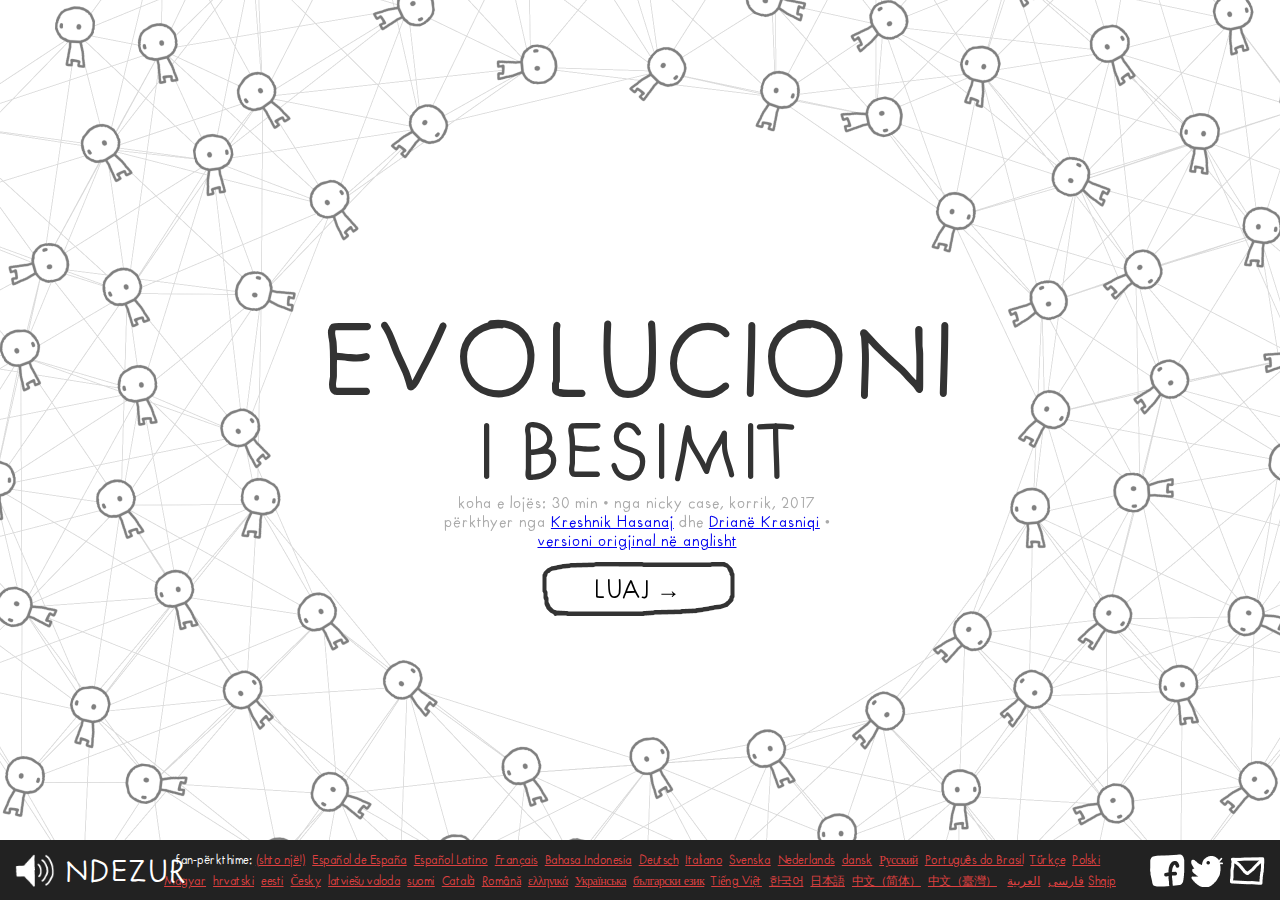
<file: index.html>
<!--

TRANSLATION GUIDE:
https://github.com/ncase/trust#how-to-translate-this-thang

Hello fan-translaters!
First off, thank you so much for taking the time to help out,
I super appreciate it. :3 Anyway, to make translation a bit easier
(or at least less painful) I've scattered comments about on
what things you should translate, plus any additional info

Translate the following files:

    index.html - The title & social sharing text (a few words)
    words.html - All the words for the interactive itself (~3,300 words)
    (optional) notes/index.html - The footnotes (~1,100 words)
    (optional) peeps/index.html - The full credits (a few words)

Many thanks again!

<3,
~ Nicky Case

-->
<!doctype>
<html>
<head>

	<!-- TO TRANSLATE: "title", "description" -->
	<title>Evolucioni i Besimit</title>
	<meta name="description" content="një udhëzues interaktiv për teorinë e lojës pse &amp; si i besojmë njëri-tjetrit" />
    <meta content="text/html;charset=utf-8" http-equiv="Content-Type">
	<meta content="utf-8" http-equiv="encoding">
	<meta charset="utf-8">
	<link rel="icon" type="image/png" href="favicon.png">

	<!-- TO TRANSLATE: "name", "description" -->
	<meta itemprop="name" content="Evolucioni i Besimit">
	<meta itemprop="description" content="një udhëzues interaktiv për teorinë e lojës pse &amp; si i besojmë njëri-tjetrit">
	<meta itemprop="image" content="http://ncase.me/trust/social/thumbnail.png">

	<!-- TO TRANSLATE: "name", "description" -->
	<meta name="twitter:card" content="summary_large_image">
	<meta name="twitter:site" content="@ncasenmare">
	<meta name="twitter:title" content="Evolucioni i Besimit">
	<meta name="twitter:description" content="një udhëzues interaktiv për teorinë e lojës pse &amp; si i besojmë njëri-tjetrit">
	<meta name="twitter:creator" content="@ncasenmare">
	<meta name="twitter:image" content="http://ncase.me/trust/social/thumbnail.png">

	<!-- TO TRANSLATE: "name", "description" -->
	<meta property="og:title" content="Evolucioni i Besimit">
	<meta property="og:type" content="website">
	<meta property="og:url" content="https://kreshnik.github.io/trust/">
	<meta property="og:image" content="http://ncase.me/trust/social/thumbnail.png">
	<meta property="og:description" content="një udhëzues interaktiv për teorinë e lojës pse &amp; si i besojmë njëri-tjetrit">

	<!-- Styles -->
	<link rel="stylesheet" href="css/slides.css?v12">
	<link rel="stylesheet" href="css/balloon.css?v12">

</head>
<body>
	<div id="preloader">ngarkuar...</div> <!-- TRANSLATE THIS -->
	<div style="display:none" id="main">
		<div id="slideshow_container">
			<div id="slideshow"></div>
			<div id="scratcher"></div>
		</div>
	</div>
	<div style="display:none" id="footer">
		<div id="sound" sound="on" class="no-select">
			<div id="sound_icon"></div>
			<div id="sound_on">NDEZUR</div> <!-- TRANSLATE THIS -->
			<div id="sound_off">NDALUR</div> <!-- TRANSLATE THIS -->
		</div>
		<div id="select"></div>

		<!-- TRANSLATE "title" & "text". Make sure it's less than 112 characters, for Twitter's sake -->
		<!-- Also, change "link" to whatever the link for the translated version will be! -->
		<sharing title="Evolucioni i Besimit"
				 text="Njerëzit nuk besojnë më njëri-tjetrin. Pse? Dhe si mund ta rregullojmë? Një udhëzues interaktiv për teorinë e lojës së besimit:"
				 link="https://kreshnik.github.io/trust/"></sharing>

		<!-- List of translations thus far! -->
		<div id="translations">
			fan-përkthime:
			<a href="https://github.com/ncase/trust#how-to-translate-this-thang" target="_blank">(shto një!)</a>&nbsp;
			<a href="https://ccamara.github.io/trust/">Español de España</a>&nbsp;
			<a href="https://maeriens.github.io/trust/">Español Latino</a>&nbsp;
			<a href="https://ayowel.github.io/trust/">Français</a>&nbsp;
			<a href="https://chairulakmal.github.io/trust/">Bahasa Indonesia</a>&nbsp;
			<a href="https://jkoelling.github.io/trust/">Deutsch</a>&nbsp;
			<a href="https://lvdt.github.io/trust/">Italiano</a>&nbsp;
			<a href="http://trust.alicedarner.se/">Svenska</a>&nbsp;
			<a href="https://rayraz.github.io/trust/">Nederlands</a>&nbsp;
			<a href="https://mok0.github.io/trust/">dansk</a>&nbsp;
			<a href="https://notdotteam.github.io/trust/">Русский</a>&nbsp;
			<a href="https://brunolemos.github.io/trust/">Português do Brasil</a>&nbsp;
			<a href="https://osaatcioglu.github.io/trust/">Türkçe</a>&nbsp;
			<a href="https://sin.github.io/trust/">Polski</a>&nbsp;
			<a href="http://ncase.me/trust-hu/">Magyar</a>&nbsp;
			<a href="http://www.varljiv.org/evolucija-povjerenja/index.html">hrvatski</a>&nbsp;
			<a href="http://ncase.me/trust-et/">eesti</a>&nbsp;
			<a href="https://nextghost.github.io/trust/">Česky</a>&nbsp;
			<a href="https://reversedfate.github.io/trust/">latviešu valoda</a>&nbsp;
			<a href="https://1luap.github.io/trust/">suomi</a>&nbsp;
			<a href="https://fbricart.github.io/trust/">Català</a>&nbsp;
			<a href="https://enfactorial.github.io/trust/">Română</a>&nbsp;
			<a href="https://lightspot21.github.io/trust/">ελληνικά</a>&nbsp;
			<a href="https://yaroslav-f.github.io/trust/">Українська</a>&nbsp;
			<a href="http://ncase.me/trust-bg/">български език</a>&nbsp;
			<a href="https://nghiatt90.github.io/trust-vn/">Tiếng Việt</a>&nbsp;
			<a href="https://osori.github.io/trust-ko/">한국어</a>&nbsp;
			<a href="https://htlife.github.io/trust_jp/">日本語</a>&nbsp;
			<a href="https://sekai.co/trust/">中文（简体）</a>&nbsp;
			<a href="https://audreyt.github.io/trust-zh-TW/">中文（臺灣）</a>	&nbsp;
			<a href="https://hamed.github.io/trust/">فارسی</a>&nbsp;
			<a href="https://mudaraljundi.github.io/trust/">العربية</a>
			<a href="https://kreshnik.github.io/trust/">Shqip</a>
		</div>
	</div>
</body>
</html>

<!-- Libraries -->
<script src="js/lib/helpers.js?v12"></script>
<script src="js/lib/pegasus.js?v12"></script>
<script>var c_ = {};</script>
<script src="js/lib/minpubsub.src.js?v12"></script>
<script src="js/lib/q.js?v12"></script>
<script src="js/lib/pixi.min.js?v12"></script>
<script src="js/lib/howler.js?v12"></script>
<script>var createjs = window;</script>
<script src="js/lib/tweenjs-0.6.2.min.js?v12"></script>
<script>Ticker.framerate=60; Ticker.paused=true;</script>
<script src="js/lib/sharing.js?v12"></script>

<!-- Core Engine -->
<script src="js/core/Loader.js?v12"></script>
<script src="js/core/Slideshow.js?v12"></script>
<script src="js/core/SlideSelect.js?v12"></script>
<script src="js/core/Button.js?v12"></script>
<script src="js/core/TextBox.js?v12"></script>
<script src="js/core/Words.js?v12"></script>
<script src="js/core/IncDecNumber.js?v12"></script>
<script src="js/core/Slider.js?v12"></script>
<script src="js/core/Scratcher.js?v12"></script>
<script src="js/core/Background.js?v12"></script>
<script src="js/core/ImageBox.js?v12"></script>
<script src="js/core/PayoffsUI.js?v12"></script>

<!-- Simulations -->
<script src="js/sims/Splash.js?v12"></script>
<script src="js/sims/PD.js?v12"></script>
<script src="js/sims/Iterated.js?v12"></script>
<script src="js/sims/Tournament.js?v12"></script>
<script src="js/sims/SandboxUI.js?v12"></script>

<!-- Slides -->
<script src="js/slides/0_Slides_Intro.js?v12"></script>
<script src="js/slides/1_Slides_OneOff.js?v12"></script>
<script src="js/slides/2_Slides_Iterated.js?v12"></script>
<script src="js/slides/3_Slides_Tournament.js?v12"></script>
<script src="js/slides/4_Slides_Evolution.js?v12"></script>
<script src="js/slides/5_Slides_Distrust.js?v12"></script>
<script src="js/slides/6_Slides_Noise.js?v12"></script>
<script src="js/slides/7_Slides_Sandbox.js?v12"></script>
<script src="js/slides/8_Slides_Conclusion.js?v12"></script>
<script src="js/slides/9_Slides_Credits.js?v12"></script>

<!-- Main Code -->
<script src="js/main.js?v12"></script>
</file>
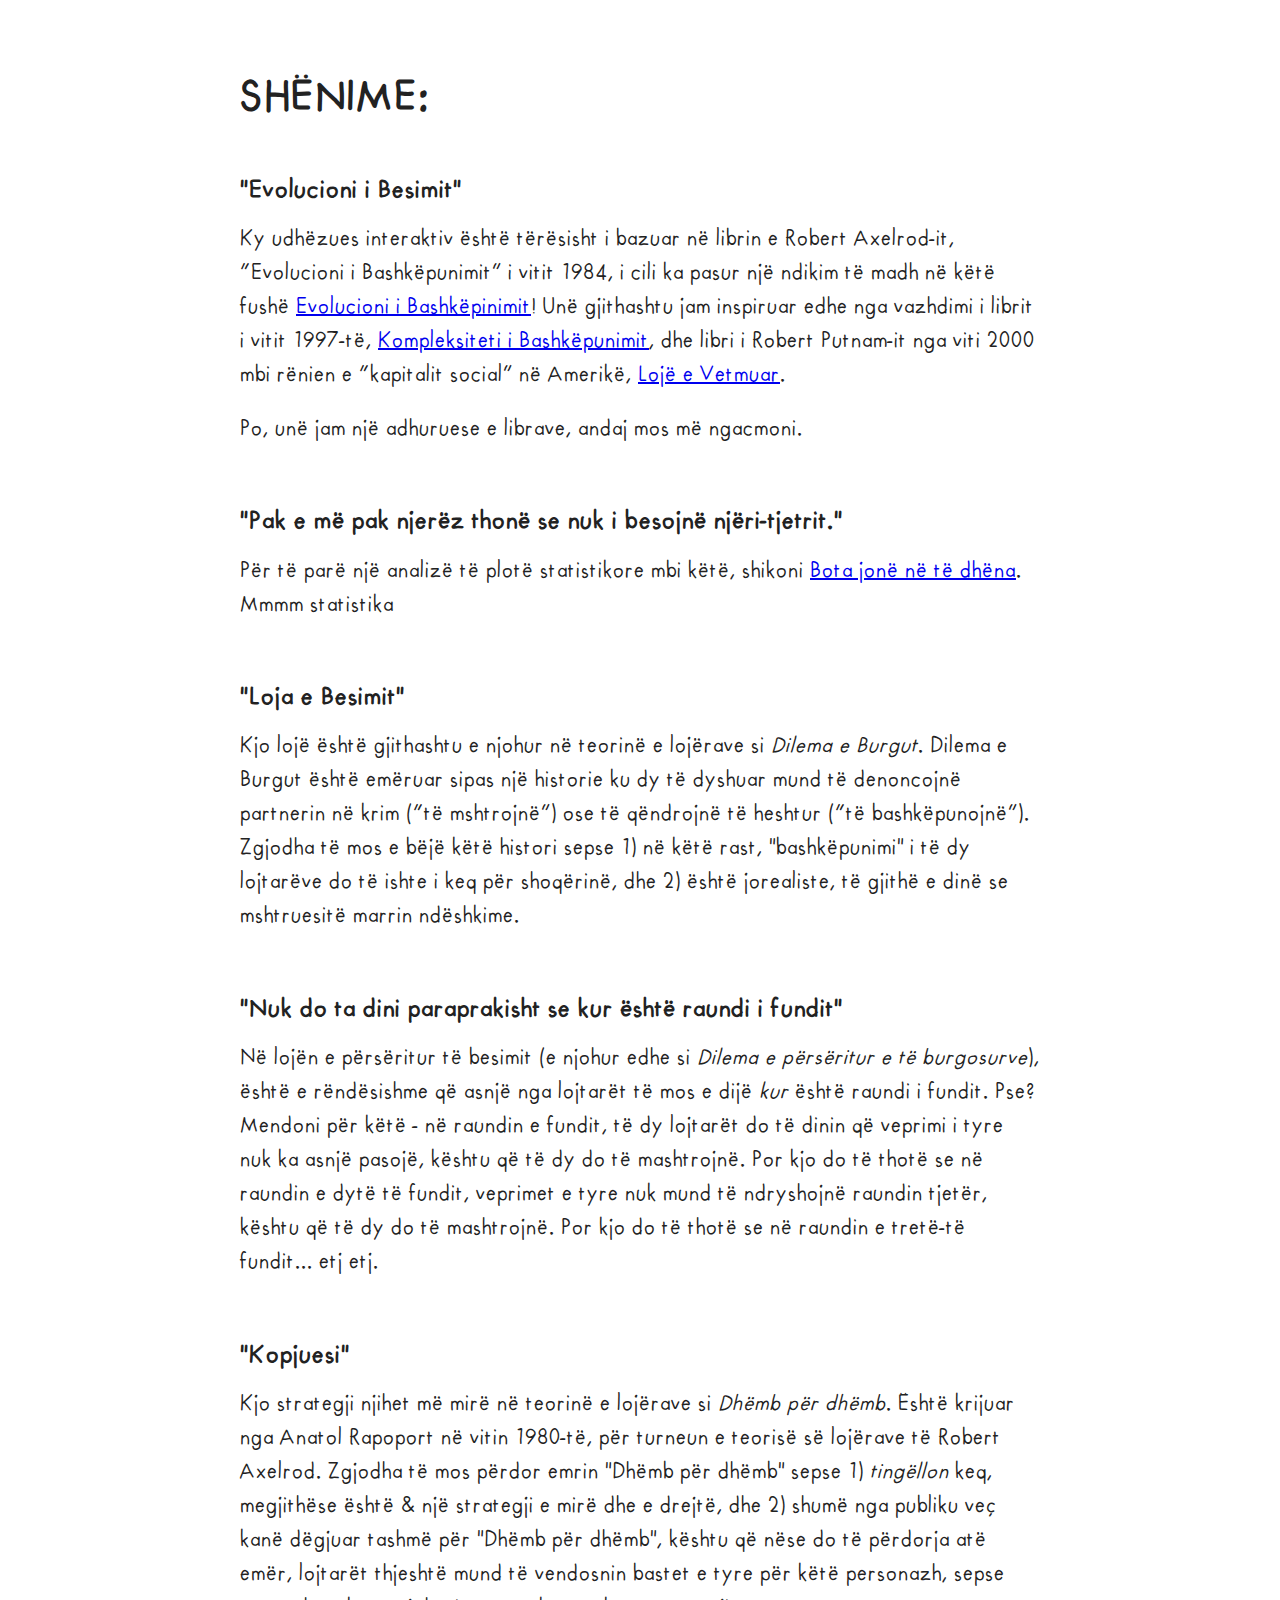
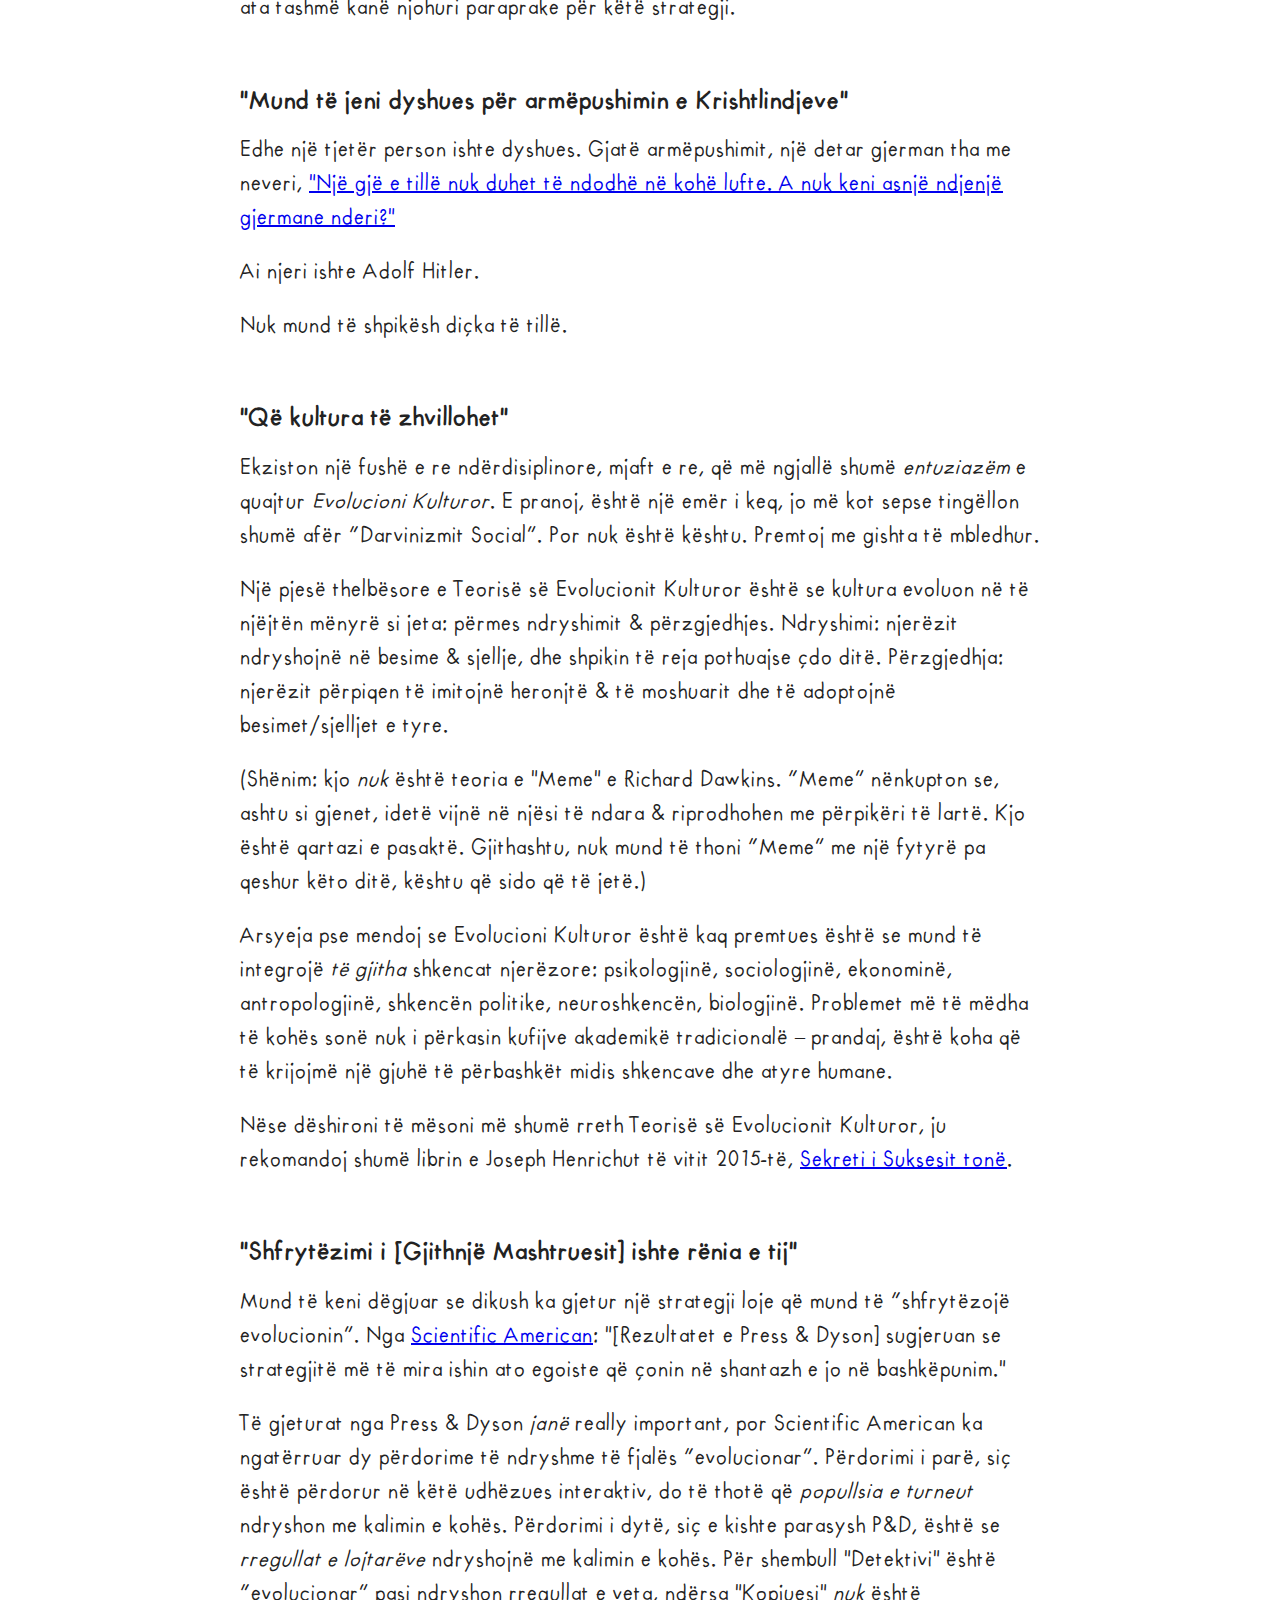
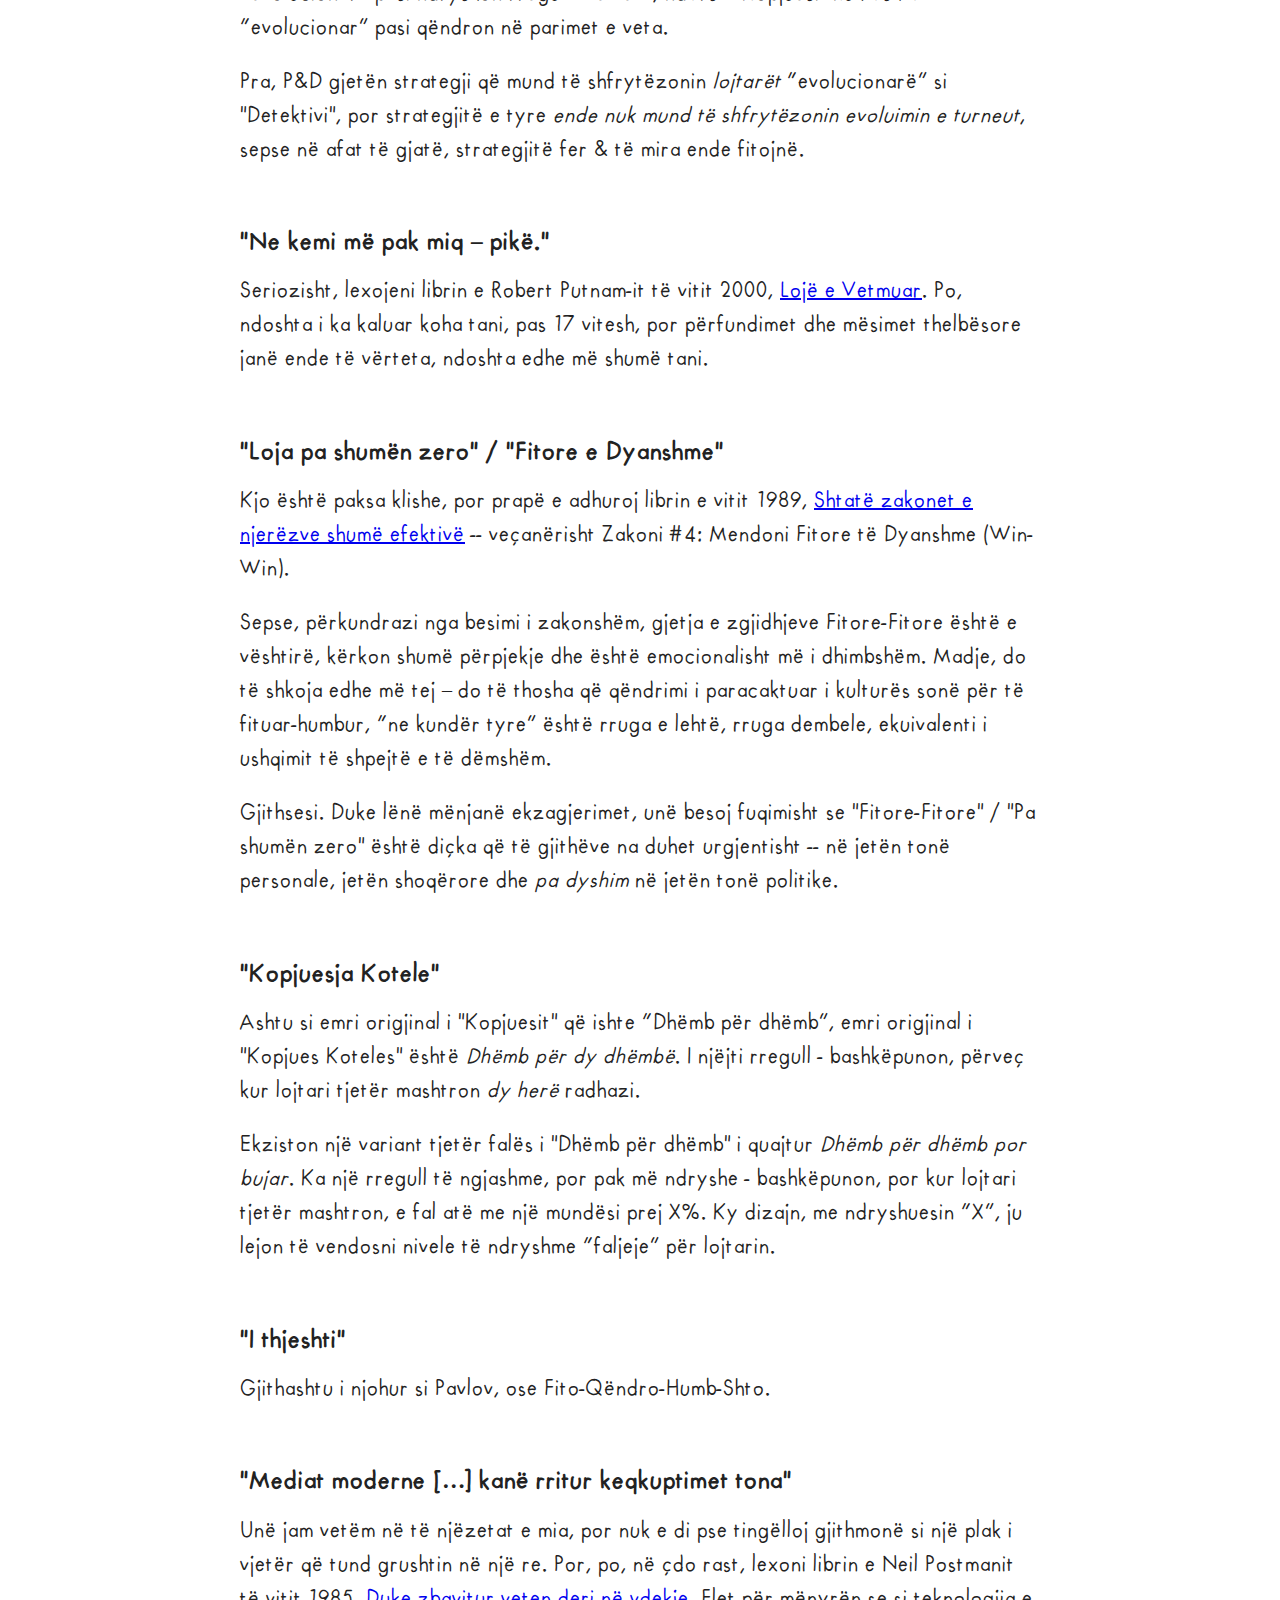
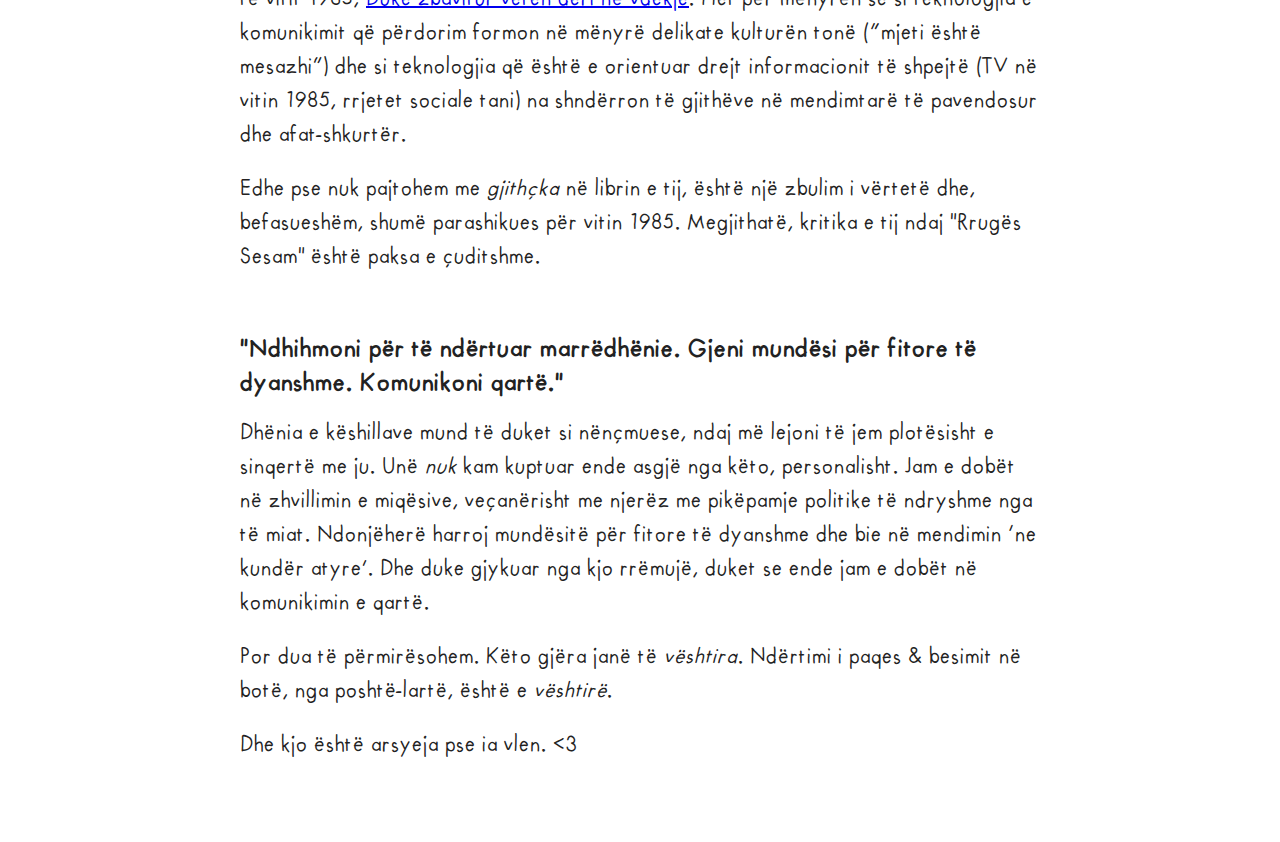
<file: notes/index.html>
<!--

THIS FILE HAS ABOUT 1,100 WORDS TO TRANSLATE

These are just the footnotes though.
So, it's optional to translate these!

-->

<!DOCTYPE html>
<html>

<head>

	<!-- TRANSLATE: "title" -->
	<meta charset="utf-8">
	<title>Evolucioni i Besimit: Shënime</title>
	<link rel="icon" type="image/png" href="favicon.png">
	<link rel="stylesheet" href="notes.css">

</head>

<body>
<div id="notes">

<h1>SHËNIME:</h1>

<h3>"Evolucioni i Besimit"</h3>

<p>Ky udhëzues interaktiv është tërësisht i bazuar në librin e Robert Axelrod-it, “Evolucioni i Bashkëpunimit” i vitit 1984, i cili ka pasur një ndikim të madh në këtë fushë <a href="https://www.amazon.com/Evolution-Cooperation-Revised-Robert-Axelrod/dp/0465005640">Evolucioni i Bashkëpinimit</a>! Unë gjithashtu jam inspiruar edhe nga vazhdimi i librit i vitit 1997-të, <a href="http://press.princeton.edu/titles/6144.html">Kompleksiteti i Bashkëpunimit</a>, dhe libri i Robert Putnam-it nga viti 2000 mbi rënien e “kapitalit social” në Amerikë, <a href="http://bowlingalone.com/">Lojë e Vetmuar</a>.</p>

<p>Po, unë jam një adhuruese e librave, andaj mos më ngacmoni.</p>

<h3>"Pak e më pak njerëz thonë se nuk i besojnë njëri-tjetrit."</h3>

<p>Për të parë një analizë të plotë statistikore mbi këtë, shikoni <a href="https://ourworldindata.org/trust">Bota jonë në të dhëna</a>. Mmmm statistika</p>

<h3>"Loja e Besimit"</h3>

<p>Kjo lojë është gjithashtu e njohur në teorinë e lojërave si <em>Dilema e Burgut</em>. Dilema e Burgut është emëruar sipas një historie ku dy të dyshuar mund të denoncojnë partnerin në krim (“të mshtrojnë”) ose të qëndrojnë të heshtur (“të bashkëpunojnë”). Zgjodha të mos e bëjë këtë histori sepse 1) në këtë rast, "bashkëpunimi" i të dy lojtarëve do të ishte i keq për shoqërinë, dhe 2) është jorealiste, të gjithë e dinë se mshtruesitë marrin ndëshkime.</p>

<h3>"Nuk do ta dini paraprakisht se kur është raundi i fundit"</h3>

<p>Në lojën e përsëritur të besimit (e njohur edhe si <em>Dilema e përsëritur e të burgosurve</em>), është e rëndësishme që asnjë nga lojtarët të mos e dijë <em>kur</em> është raundi i fundit. Pse? Mendoni për këtë - në raundin e fundit, të dy lojtarët do të dinin që veprimi i tyre nuk ka asnjë pasojë, kështu që të dy do të mashtrojnë. Por kjo do të thotë se në raundin e dytë të fundit, veprimet e tyre nuk mund të ndryshojnë raundin tjetër, kështu që të dy do të mashtrojnë. Por kjo do të thotë se në raundin e tretë-të fundit... etj etj.</p>

<h3>"Kopjuesi"</h3>

<p>Kjo strategji njihet më mirë në teorinë e lojërave si <em>Dhëmb për dhëmb</em>. Është krijuar nga Anatol Rapoport në vitin 1980-të, për turneun e teorisë së lojërave të Robert Axelrod. Zgjodha të mos përdor emrin  "Dhëmb për dhëmb" sepse 1) <em>tingëllon</em> keq, megjithëse është &amp; një strategji e mirë dhe e drejtë, dhe 2) shumë nga publiku veç kanë dëgjuar tashmë për "Dhëmb për dhëmb", kështu që nëse do të përdorja atë emër, lojtarët thjeshtë mund të vendosnin bastet e tyre për këtë personazh, sepse ata tashmë kanë njohuri paraprake për këtë strategji.</p>

<h3>"Mund të jeni dyshues për armëpushimin e Krishtlindjeve"</h3>

<p>Edhe një tjetër person ishte dyshues. Gjatë armëpushimit, një detar gjerman tha me neveri, <a href="http://time.com/3643889/christmas-truce-1914/">"Një gjë e tillë nuk duhet të ndodhë në kohë lufte. A nuk keni asnjë ndjenjë gjermane nderi?"</a></p>

<p>Ai njeri ishte Adolf Hitler.</p>

<p>Nuk mund të shpikësh diçka të tillë.</p>

<h3>"Që kultura të zhvillohet"</h3>

<p>Ekziston një fushë e re ndërdisiplinore, mjaft e re, që më ngjallë shumë <em>entuziazëm</em> e quajtur <em>Evolucioni Kulturor</em>. E pranoj, është një emër i keq, jo më kot sepse tingëllon shumë afër “Darvinizmit Social”. Por nuk është kështu. Premtoj me gishta të mbledhur.</p>

<p>Një pjesë thelbësore e Teorisë së Evolucionit Kulturor është se kultura evoluon në të njëjtën mënyrë si jeta: përmes ndryshimit &amp; përzgjedhjes. Ndryshimi: njerëzit ndryshojnë në besime &amp; sjellje, dhe shpikin të reja pothuajse çdo ditë. Përzgjedhja: njerëzit përpiqen të imitojnë heronjtë &amp; të moshuarit dhe të adoptojnë besimet/sjelljet e tyre.</p>

<p>(Shënim: kjo <em>nuk</em> është teoria e "Meme" e Richard Dawkins. “Meme” nënkupton se, ashtu si gjenet, idetë vijnë në njësi të ndara &amp; riprodhohen me përpikëri të lartë. Kjo është qartazi e pasaktë. Gjithashtu, nuk mund të thoni “Meme” me një fytyrë pa qeshur këto ditë, kështu që sido që të jetë.)</p>

<p>Arsyeja pse mendoj se Evolucioni Kulturor është kaq premtues është se mund të integrojë <em>të gjitha</em> shkencat njerëzore: psikologjinë, sociologjinë, ekonominë, antropologjinë, shkencën politike, neuroshkencën, biologjinë. Problemet më të mëdha të kohës sonë nuk i përkasin kufijve akademikë tradicionalë – prandaj, është koha që të krijojmë një gjuhë të përbashkët midis shkencave dhe atyre humane.</p>

<p>Nëse dëshironi të mësoni më shumë rreth Teorisë së Evolucionit Kulturor, ju rekomandoj shumë librin e Joseph Henrichut të vitit 2015-të, <a href="http://press.princeton.edu/titles/10543.html"> Sekreti i Suksesit tonë</a>.</p>

<h3>"Shfrytëzimi i [Gjithnjë Mashtruesit] ishte rënia e tij"</h3>

<p>Mund të keni dëgjuar se dikush ka gjetur një strategji loje që mund të “shfrytëzojë evolucionin”. Nga <a href="https://www.scientificamerican.com/article/game-theory-calls-cooperation-into-question1/">Scientific American</a>: "[Rezultatet e Press &amp; Dyson] sugjeruan se strategjitë më të mira ishin ato egoiste që çonin në shantazh e jo në bashkëpunim."</p>

<p>Të gjeturat nga Press &amp; Dyson <em>janë</em> really important, por Scientific American ka ngatërruar dy përdorime të ndryshme të fjalës “evolucionar”. Përdorimi i parë, siç është përdorur në këtë udhëzues interaktiv, do të thotë që <em>popullsia e turneut</em> ndryshon me kalimin e kohës. Përdorimi i dytë, siç e kishte parasysh P&amp;D, është se <em>rregullat e lojtarëve</em> ndryshojnë me kalimin e kohës. Për shembull "Detektivi" është “evolucionar” pasi ndryshon rregullat e veta, ndërsa "Kopjuesi" <em>nuk</em> është “evolucionar” pasi qëndron në parimet e veta.</p>

<p>Pra, P&amp;D gjetën strategji që mund të shfrytëzonin <em>lojtarët</em> “evolucionarë” si "Detektivi", por strategjitë e tyre <em>ende nuk mund të shfrytëzonin evoluimin e turneut</em>, sepse në afat të gjatë, strategjitë fer &amp; të mira ende fitojnë.</p>

<h3>"Ne kemi më pak miq – pikë."</h3>

<p>Seriozisht, lexojeni librin e Robert Putnam-it të vitit 2000, <a href="http://bowlingalone.com/">Lojë e Vetmuar</a>. Po, ndoshta i ka kaluar koha tani, pas 17 vitesh, por përfundimet dhe mësimet thelbësore janë ende të vërteta, ndoshta edhe më shumë tani.</p>

<h3>"Loja pa shumën zero" / "Fitore e Dyanshme"</h3>

<p>Kjo është paksa klishe, por prapë e adhuroj librin e vitit 1989, <a href="https://www.amazon.com/Habits-Highly-Effective-People-Powerful/dp/0743269519">Shtatë zakonet e njerëzve shumë efektivë</a> -- veçanërisht Zakoni #4: Mendoni Fitore të Dyanshme (Win-Win).</p>

<p>Sepse, përkundrazi nga besimi i zakonshëm, gjetja e zgjidhjeve Fitore-Fitore është e vështirë, kërkon shumë përpjekje dhe është emocionalisht më i dhimbshëm. Madje, do të shkoja edhe më tej – do të thosha që qëndrimi i paracaktuar i kulturës sonë për të fituar-humbur, “ne kundër tyre” është rruga e lehtë, rruga dembele, ekuivalenti i ushqimit të shpejtë e të dëmshëm.</p>

<p>Gjithsesi. Duke lënë mënjanë ekzagjerimet, unë besoj fuqimisht se "Fitore-Fitore" / "Pa shumën zero" është diçka që të gjithëve na duhet urgjentisht -- në jetën tonë personale, jetën shoqërore dhe <em>pa dyshim</em> në jetën tonë politike.</p>

<h3>"Kopjuesja Kotele"</h3>

<p>Ashtu si emri origjinal i "Kopjuesit" që ishte “Dhëmb për dhëmb”, emri origjinal i "Kopjues Koteles" është <em>Dhëmb për dy dhëmbë</em>. I njëjti rregull - bashkëpunon, përveç kur lojtari tjetër mashtron <em>dy herë</em> radhazi.</p>

<p>Ekziston një variant tjetër falës i "Dhëmb për dhëmb" i quajtur <em>Dhëmb për dhëmb por bujar</em>. Ka një rregull të ngjashme, por pak më ndryshe - bashkëpunon, por kur lojtari tjetër mashtron, e fal atë me një mundësi prej X%. Ky dizajn, me ndryshuesin “X”, ju lejon të vendosni nivele të ndryshme “faljeje” për lojtarin.</p>

<h3>"I thjeshti"</h3>

<p>Gjithashtu i njohur si Pavlov, ose Fito-Qëndro-Humb-Shto.</p>

<h3>"Mediat moderne […] kanë rritur keqkuptimet tona"</h3>

<p>Unë jam vetëm në të njëzetat e mia, por nuk e di pse tingëlloj gjithmonë si një plak i vjetër që tund grushtin në një re. Por, po, në çdo rast, lexoni librin e Neil Postmanit të vitit 1985, <a href="https://www.amazon.com/Amusing-Ourselves-Death-Discourse-Business/dp/014303653X">Duke zbavitur veten deri në vdekje</a>. Flet për mënyrën se si teknologjia e komunikimit që përdorim formon në mënyrë delikate kulturën tonë (“mjeti është mesazhi”) dhe si teknologjia që është e orientuar drejt informacionit të shpejtë (TV në vitin 1985, rrjetet sociale tani) na shndërron të gjithëve në mendimtarë të pavendosur dhe afat-shkurtër.</p>

<p>Edhe pse nuk pajtohem me <em>gjithçka</em> në librin e tij, është një zbulim i vërtetë dhe, befasueshëm, shumë parashikues për vitin 1985. Megjithatë, kritika e tij ndaj "Rrugës Sesam" është paksa e çuditshme.</p>

<h3>"Ndhihmoni për të ndërtuar marrëdhënie. Gjeni mundësi për fitore të dyanshme. Komunikoni qartë."</h3>

<p>Dhënia e këshillave mund të duket si nënçmuese, ndaj më lejoni të jem plotësisht e sinqertë me ju. Unë <em>nuk</em> kam kuptuar ende asgjë nga këto, personalisht.  Jam e dobët në zhvillimin e miqësive, veçanërisht me njerëz me pikëpamje politike të ndryshme nga të miat. Ndonjëherë harroj mundësitë për fitore të dyanshme dhe bie në mendimin ‘ne kundër atyre’. Dhe duke gjykuar nga kjo rrëmujë, duket se ende jam e dobët në komunikimin e qartë.</p>

<p>Por dua të përmirësohem. Këto gjëra janë të <em>vështira</em>. Ndërtimi i paqes &amp; besimit në botë, nga poshtë-lartë, është e <em>vështirë</em>.</p>

<p>Dhe kjo është arsyeja pse ia vlen. &lt;3</p>


</div>
</body>

</html>
</file>
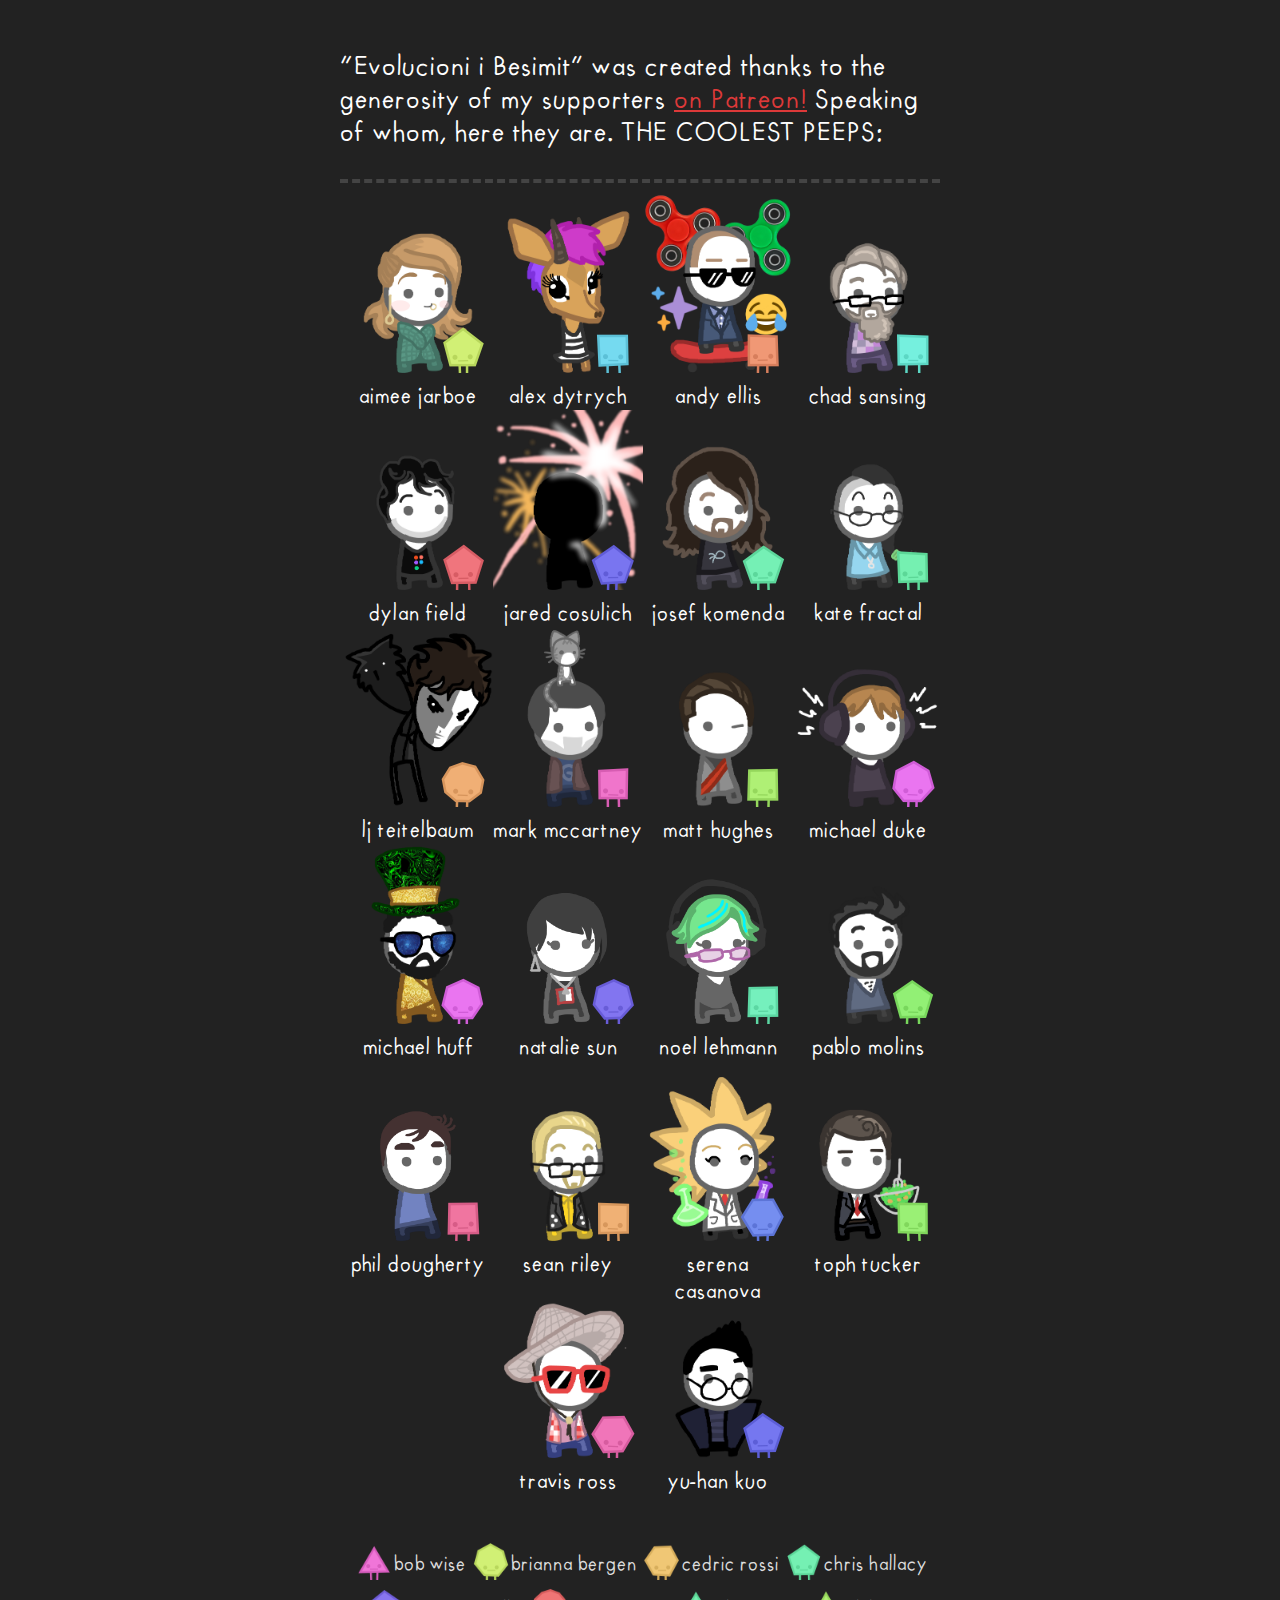
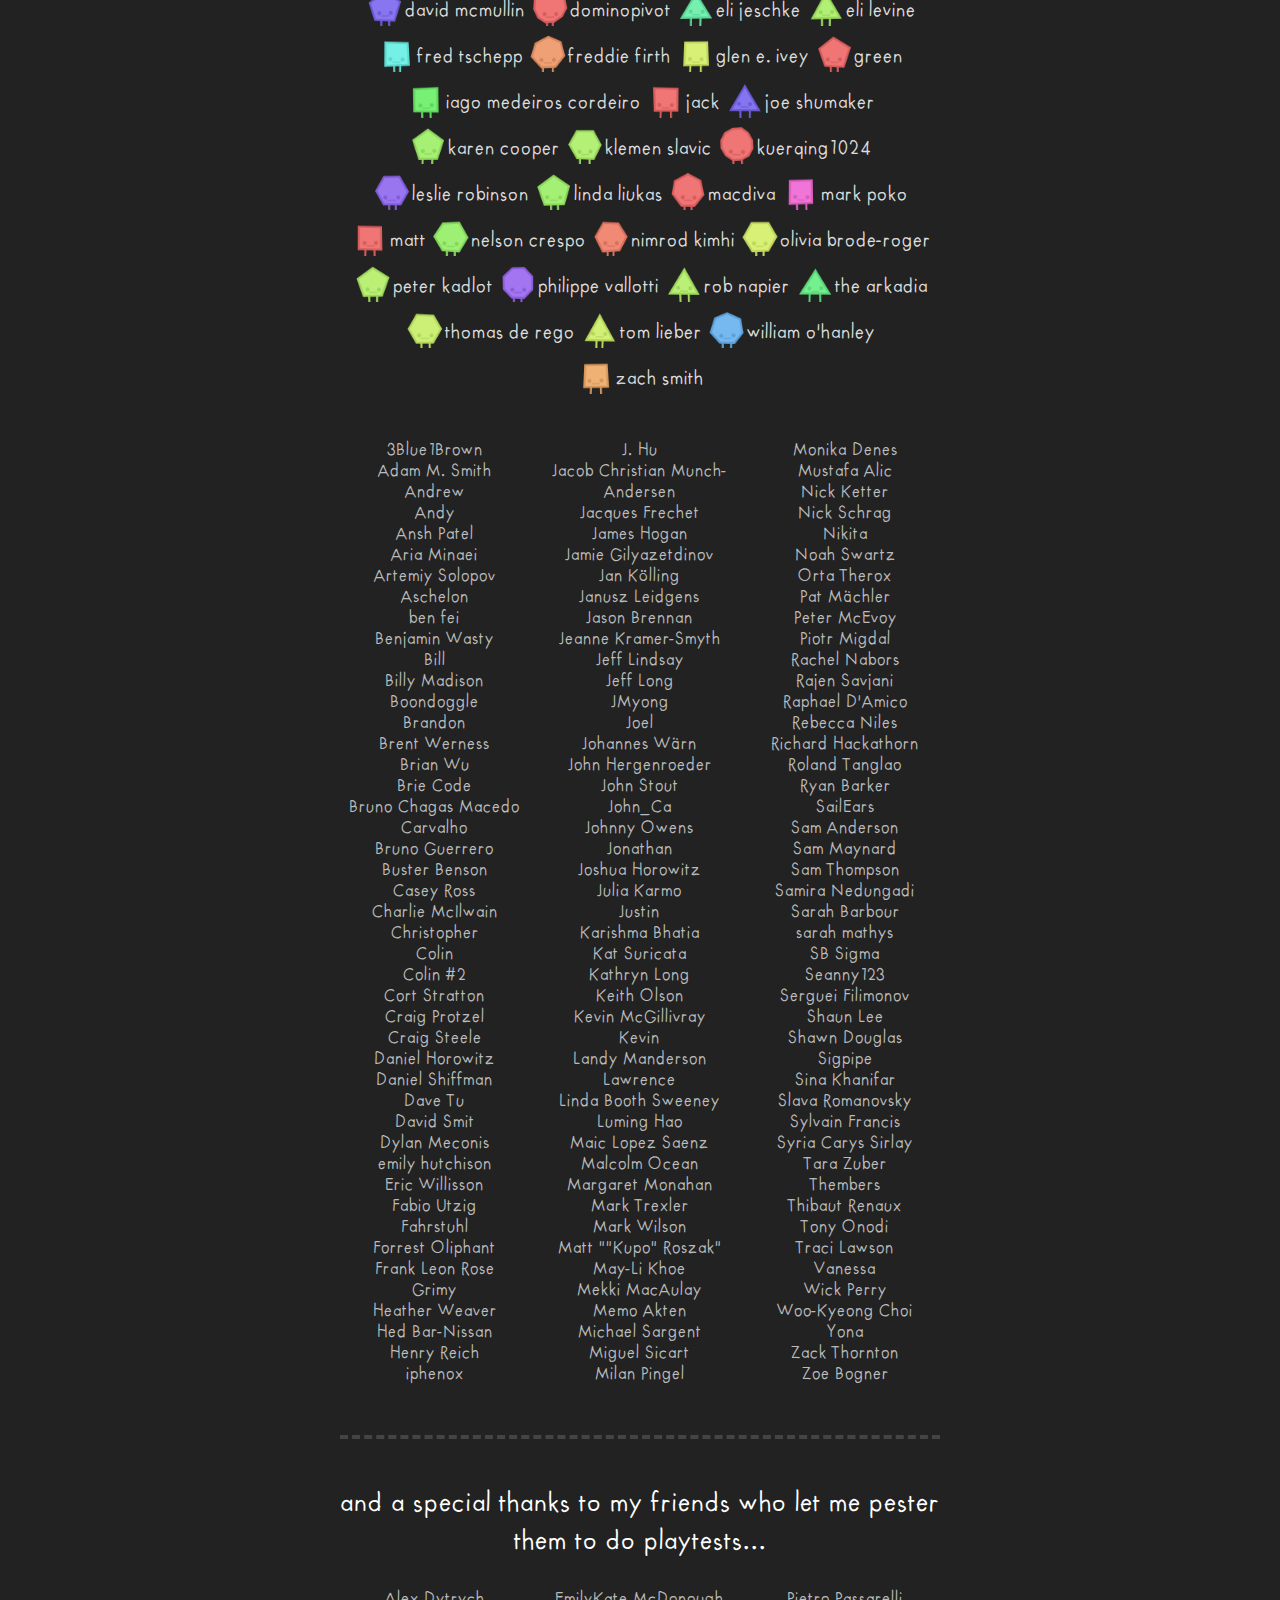
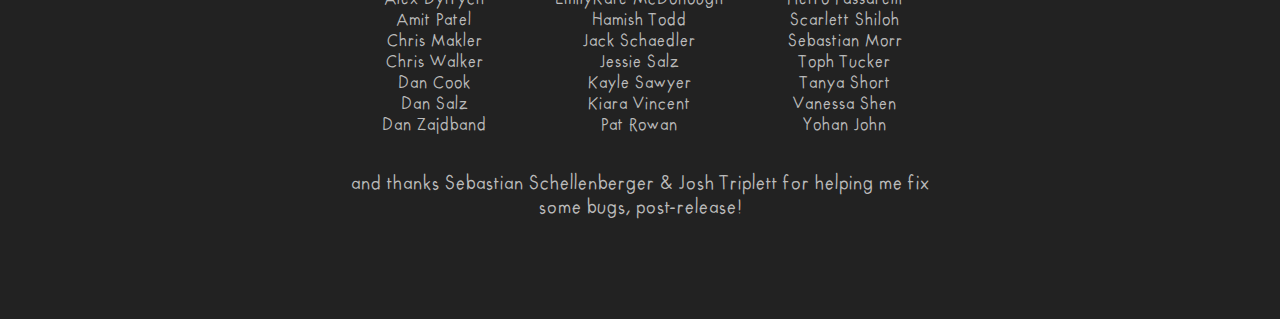
<file: peeps/index.html>
<!doctype html>
<html>
<head>

    <!-- META -->
	<title>Evolucioni i Besimit: Supporters!</title>
    <meta content="text/html;charset=utf-8" http-equiv="Content-Type">
	<meta content="utf-8" http-equiv="encoding">
	<meta charset="utf-8">
	<link rel="icon" type="image/png" href="favicon.png">

	<!-- Styles -->
	<link href="peeps.css" rel="stylesheet"/>

</head>
<body>
	<div id="credits">

		<!-- Created by Nicky Case, & patreon link -->
		<div class="credit_intro">
			<p>
			“Evolucioni i Besimit” was created thanks to the generosity
			of my supporters <a target="_blank" href="https://www.patreon.com/ncase">on Patreon!</a>
			Speaking of whom, here they are. THE COOLEST PEEPS:
			</p>
		</div>

		<hr>

		<!-- peep patreons -->
		<div class="credits_peeps">
			<div>
				<img src="peep/aimee.png"/>
				<img src="polygon/aimee-j.png"/>
				<span>Aimee Jarboe</span>
			</div>
			<div>
				<img src="peep/alex-d.png"/>
				<img src="polygon/alex-d.png"/>
				<span>Alex Dytrych</span>
			</div>
			<div>
				<img src="peep/andy.png"/>
				<img src="polygon/andy-e.png"/>
				<span>Andy Ellis</span>
			</div>
			<div>
				<img src="peep/chad.png"/>
				<img src="polygon/chad-s.png"/>
				<span>Chad Sansing</span>
			</div>
			<div>
				<img src="peep/dylan-f.png"/>
				<img src="polygon/dylan-f.png"/>
				<span>Dylan Field</span>
			</div>
			<div>
				<img src="peep/jared-c.png"/>
				<img src="polygon/jared-c.png"/>
				<span>Jared Cosulich</span>
			</div>
			<div>
				<img src="peep/josef.png"/>
				<img src="polygon/josef-k.png"/>
				<span>Josef Komenda</span>
			</div>
			<div>
				<img src="peep/kate.png"/>
				<img src="polygon/kate-f.png"/>
				<span>Kate Fractal</span>
			</div>
			<div>
				<img src="peep/ljt.png"/>
				<img src="polygon/ljt.png"/>
				<span>LJ Teitelbaum</span>
			</div>
			<div>
				<img src="peep/mark.png"/>
				<img src="polygon/mark-m.png"/>
				<span>Mark McCartney</span>
			</div>
			<div>
				<img src="peep/matt.png"/>
				<img src="polygon/matt-h.png"/>
				<span>Matt Hughes</span>
			</div>
			<div>
				<img src="peep/michael_duke.png"/>
				<img src="polygon/michael-d.png"/>
				<span>Michael Duke</span>
			</div>
			<div>
				<img src="peep/michael_huff.png"/>
				<img src="polygon/michael-h.png"/>
				<span>Michael Huff</span>
			</div>
			<div>
				<img src="peep/natalie.png"/>
				<img src="polygon/natalie-s.png"/>
				<span>Natalie Sun</span>
			</div>
			<div>
				<img src="peep/noel.png"/>
				<img src="polygon/noel-l.png"/>
				<span>Noel Lehmann</span>
			</div>
			<div>
				<img src="peep/pablo.png"/>
				<img src="polygon/pablo-m.png"/>
				<span>Pablo Molins</span>
			</div>
			<div>
				<img src="peep/phil.png"/>
				<img src="polygon/phil-d.png"/>
				<span>Phil Dougherty</span>
			</div>
			<div>
				<img src="peep/sean-r.png"/>
				<img src="polygon/sean-r.png"/>
				<span>Sean Riley</span>
			</div>
			<div>
				<img src="peep/serena.png"/>
				<img src="polygon/serena-c.png"/>
				<span>Serena Casanova</span>
			</div>
			<div>
				<img src="peep/toph-t.png"/>
				<img src="polygon/toph-t.png"/>
				<span>Toph Tucker</span>
			</div>
			<div>
				<img src="peep/travis.png"/>
				<img src="polygon/travis-r.png"/>
				<span>Travis Ross</span>
			</div>
			<div>
				<img src="peep/yu-han.png"/>
				<img src="polygon/yuhan-k.png"/>
				<span>Yu-Han Kuo</span>
			</div>
		</div>

		<!-- polygon patreons -->
		<div class="credits_polygons">
			<div><img src="polygon/bob-w.png"/><span>Bob Wise</span></div>
			<div><img src="polygon/brianna-b.png"/><span>Brianna Bergen</span></div>
			<div><img src="polygon/cedric-r.png"/><span>Cedric Rossi</span></div>
			<div><img src="polygon/chris-h.png"/><span>Chris Hallacy</span></div>
			<div><img src="polygon/david-m.png"/><span>David McMullin</span></div>
			<div><img src="polygon/dominopivot.png"/><span>DominoPivot</span></div>
			<div><img src="polygon/eli-j.png"/><span>Eli Jeschke</span></div>
			<div><img src="polygon/eli-l.png"/><span>Eli Levine</span></div>
			<div><img src="polygon/fred-t.png"/><span>Fred Tschepp</span></div>
			<div><img src="polygon/freddie-f.png"/><span>Freddie Firth</span></div>
			<div><img src="polygon/glen-i.png"/><span>Glen E. Ivey</span></div>
			<div><img src="polygon/green.png"/><span>Green</span></div>
			<div><img src="polygon/iago-c.png"/><span>Iago Medeiros Cordeiro</span></div>
			<div><img src="polygon/jack.png"/><span>Jack</span></div>
			<div><img src="polygon/joe-s.png"/><span>Joe Shumaker</span></div>
			<div><img src="polygon/karen-c.png"/><span>Karen Cooper</span></div>
			<div><img src="polygon/klemen-s.png"/><span>Klemen Slavic</span></div>
			<div><img src="polygon/kuerqing1024.png"/><span>kuerqing1024</span></div>
			<div><img src="polygon/leslie-r.png"/><span>Leslie Robinson</span></div>
			<div><img src="polygon/linda-l.png"/><span>Linda Liukas</span></div>
			<div><img src="polygon/macdiva.png"/><span>MacDiva</span></div>
			<div><img src="polygon/mark-p.png"/><span>Mark Poko</span></div>
			<div><img src="polygon/matt.png"/><span>Matt</span></div>
			<div><img src="polygon/nelson-c.png"/><span>Nelson Crespo</span></div>
			<div><img src="polygon/nimrod-k.png"/><span>Nimrod Kimhi</span></div>
			<div><img src="polygon/olivia-b.png"/><span>Olivia Brode-Roger</span></div>
			<div><img src="polygon/peter-k.png"/><span>Peter Kadlot</span></div>
			<div><img src="polygon/philippe-v.png"/><span>Philippe Vallotti</span></div>
			<div><img src="polygon/rob-n.png"/><span>Rob Napier</span></div>
			<div><img src="polygon/the-a.png"/><span>The Arkadia</span></div>
			<div><img src="polygon/thomas-r.png"/><span>Thomas de Rego</span></div>
			<div><img src="polygon/tom-l.png"/><span>Tom Lieber</span></div>
			<div><img src="polygon/william-o.png"/><span>William O'Hanley</span></div>
			<div><img src="polygon/zach-s.png"/><span>Zach Smith</span></div>
		</div>

		<!-- name patreons -->
		<div class="credits_names">
			3Blue1Brown <br>
			Adam M. Smith<br>
			Andrew <br>
			Andy <br>
			Ansh Patel<br>
			Aria Minaei<br>
			Artemiy Solopov<br>
			Aschelon <br>
			ben fei<br>
			Benjamin Wasty<br>
			Bill <br>
			Billy Madison<br>
			Boondoggle <br>
			Brandon <br>
			Brent Werness<br>
			Brian Wu<br>
			Brie Code<br>
			Bruno Chagas Macedo Carvalho<br>
			Bruno Guerrero<br>
			Buster Benson<br>
			Casey Ross<br>
			Charlie McIlwain<br>
			Christopher <br>
			Colin <br>
			Colin #2<br>
			Cort Stratton<br>
			Craig Protzel<br>
			Craig Steele<br>
			Daniel Horowitz<br>
			Daniel Shiffman<br>
			Dave Tu<br>
			David Smit<br>
			Dylan Meconis<br>
			emily hutchison<br>
			Eric Willisson<br>
			Fabio Utzig<br>
			Fahrstuhl <br>
			Forrest Oliphant<br>
			Frank Leon Rose<br>
			Grimy <br>
			Heather Weaver<br>
			Hed Bar-Nissan<br>
			Henry Reich<br>
			iphenox <br>
			J. Hu<br>
			Jacob Christian Munch-Andersen<br>
			Jacques Frechet<br>
			James Hogan<br>
			Jamie Gilyazetdinov<br>
			Jan Kölling<br>
			Janusz Leidgens<br>
			Jason Brennan<br>
			Jeanne Kramer-Smyth<br>
			Jeff Lindsay<br>
			Jeff Long<br>
			JMyong <br>
			Joel <br>
			Johannes Wärn<br>
			John Hergenroeder<br>
			John Stout<br>
			John_Ca <br>
			Johnny Owens<br>
			Jonathan <br>
			Joshua Horowitz<br>
			Julia Karmo<br>
			Justin <br>
			Karishma Bhatia<br>
			Kat Suricata<br>
			Kathryn Long<br>
			Keith Olson<br>
			Kevin McGillivray<br>
			Kevin <br>
			Landy Manderson<br>
			Lawrence <br>
			Linda Booth Sweeney<br>
			Luming Hao<br>
			Maic Lopez Saenz<br>
			Malcolm Ocean<br>
			Margaret Monahan<br>
			Mark Trexler<br>
			Mark Wilson<br>
			Matt ""Kupo" Roszak"<br>
			May-Li Khoe<br>
			Mekki MacAulay<br>
			Memo Akten<br>
			Michael Sargent<br>
			Miguel Sicart<br>
			Milan Pingel<br>
			Monika Denes<br>
			Mustafa Alic<br>
			Nick Ketter<br>
			Nick Schrag<br>
			Nikita <br>
			Noah Swartz<br>
			Orta Therox<br>
			Pat Mächler<br>
			Peter McEvoy<br>
			Piotr Migdal<br>
			Rachel Nabors<br>
			Rajen Savjani<br>
			Raphael D'Amico<br>
			Rebecca Niles<br>
			Richard Hackathorn<br>
			Roland Tanglao<br>
			Ryan Barker<br>
			SailEars <br>
			Sam Anderson<br>
			Sam Maynard<br>
			Sam Thompson<br>
			Samira Nedungadi<br>
			Sarah Barbour<br>
			sarah mathys<br>
			SB Sigma<br>
			Seanny123 <br>
			Serguei Filimonov<br>
			Shaun Lee<br>
			Shawn Douglas<br>
			Sigpipe <br>
			Sina Khanifar<br>
			Slava Romanovsky<br>
			Sylvain Francis<br>
			Syria Carys Sirlay<br>
			Tara Zuber<br>
			Thembers <br>
			Thibaut Renaux<br>
			Tony Onodi<br>
			Traci Lawson<br>
			Vanessa <br>
			Wick Perry<br>
			Woo-Kyeong Choi<br>
			Yona <br>
			Zack Thornton<br>
			Zoe Bogner
		</div>

		<hr>

		<!-- Playtesters -->
		<div>
			<p style="text-align:center; font-size:25px; line-height:1.5em; margin-top:45px;">
				and a special thanks to my friends who let me pester them to do playtests...
			</p>
			<div class="credits_names">
				Alex Dytrych<br>
				Amit Patel<br>
				Chris Makler<br>
				Chris Walker<br>
				Dan Cook<br>
				Dan Salz<br>
				Dan Zajdband<br>
				EmilyKate McDonough<br>
				Hamish Todd<br>
				Jack Schaedler<br>
				Jessie Salz<br>
				Kayle Sawyer<br>
				Kiara Vincent<br>
				Pat Rowan<br>
				Pietro Passarelli<br>
				Scarlett Shiloh<br>
				Sebastian Morr<br>
				Toph Tucker<br>
				Tanya Short<br>
				Vanessa Shen<br>
				Yohan John
			</div>
			<div style="text-align: center; color: #bbb; font-size: 18px; margin-top: 15px; margin-bottom: 100px;">
				and thanks Sebastian Schellenberger &amp; Josh Triplett
				for helping me fix some bugs, post-release!
			</div>
		</div>

	</div>
</body>
</html>
</file>
<file: css/slides.css>
@font-face{
	font-family: 'FuturaHandwritten';
	font-style: normal;
	src: url('FuturaHandwritten.ttf') format('truetype');
}

html,body{
	width: 100%;
	height: 100%;
}

body{

	margin:0;
	overflow: hidden;

	background: #fff;

	font-family: 'FuturaHandwritten';
	color: #333;
	font-size: 20px;

}
#preloader{
	position: absolute;
    margin: auto;
    top: 0;
    left: 0;
    right: 0;
    bottom: 0;
    width: 200px;
    height: 50px;
    font-size: 30px;
    text-align: center;
}
#main{
	width: 100%;
	height: calc(100% - 60px);
	position: relative;
	overflow: hidden;
}
#footer{
	position: absolute;
	z-index: 1000;
	width: 100%;
	height: 60px;
	background: #222;
}
s{
	text-decoration: line-through;
}

#translations{
	margin: 10px auto;
    font-size: 12px;
    line-height: 21px;
    color: #fff;
    text-align: center;
    width: 960px;
    letter-spacing: -0.5px;
}
#translations a{
	color:#dd4040;
}
#translations a:hover{
	color:#ee5151;
}



/*************************/
/******* SOUND *******/
/*************************/
#sound{
	position: absolute;
	left:13px;
	top:5px;
	width: 100px;
	height: 50px;
	cursor: pointer;
}
#sound > div{
	position: absolute;
}
#sound #sound_icon{
	background: url(../assets/ui/sound.png);
	background-size: auto 100%;
	width: 40px;
	height: 40px;
	top: 5px;
	left:2px;
}
#sound #sound_on, #sound #sound_off{
	left: 52px;
    font-size: 30px;
    line-height: 55px;
}
#sound #sound_on{
	color:#fff;
}
#sound #sound_off{
	color:#595959;
}
#sound[sound=off] #sound_icon{
	background-position: -40px 0;
}
#sound[sound=on] #sound_on, #sound[sound=off] #sound_off{
	display: block;
}
#sound[sound=off] #sound_on, #sound[sound=on] #sound_off{
	display: none;
}

.sharing{
	position: absolute;
	width:120px;
	height:40px;
	top:10px;
	right:13px;
}
.sharing img{
	width: 40px;
	height: 40px;
}

/*************************/
/******* SLIDESHOW *******/
/*************************/

#slideshow_container{
	width:0; height:0;
	position:absolute;
	margin:auto;
	top:0; left:0; right:0; bottom:0;
}
#slideshow{

	/*border: 1px solid rgba(0,0,0,0.2);*/
	width:960px;
	height:540px;

	/* Center this thing */
	position: absolute;
	left:-480px;
	top:-270px;

}
.object{
	position: absolute;
	transition: left 0.5s ease-in-out, top 0.5s ease-in-out;
}
.fader{
	transition: opacity 0.5s ease-in-out !important;
}

/******** Text Box ********/

.textbox{font-size: 1.1rem}
.textbox > div{
	position: absolute;
}
/* fake bold */
.textbox b{
	font-weight: normal;
	text-shadow:1px 0 0 currentColor;
}


.label{
	position: absolute;
}

/********* Button ********/

.no-select{
	-webkit-user-select: none;
	-moz-user-select: none;
	-ms-user-select: none;
	user-select: none;
	cursor: default;
}
.button{
	z-index: 0;
	-webkit-user-select: none;
	-moz-user-select: none;
	-ms-user-select: none;
	user-select: none;

	transform-origin: 97.5px 27.5px;
	transition: transform 0.1s ease-out;

	text-align: center;
}
.button #background{
	position: absolute;
	background: url(../assets/ui/button.png);
	width:250px; height:125px;
	background-size: 100%;
	top:-35px; left:-30px;
	pointer-events:none;
	cursor: default;
}
.button #text{

	font-family: 'FuturaHandwritten';
	color: #000;
	font-size: 24px;

	width: 180px;
	height: 30px;
	text-align: center;

	position: absolute;
	top:14px; left:5px;

	cursor: default;
	text-wrap: nowrap;

}
.button #hitbox{
	position: absolute;
	width:195px; height:55px;
	cursor: pointer;
}
.button[hover=yes]{
	z-index: 100;
	transform: scale(1.02, 1.02);
}
.button[hover=yes] #background{
	background-position: 0px -125px !important;
}
.button[deactivated=yes] #background{
	background-position: 0px -250px !important;
}
.button[deactivated=yes] #text{
	color: #CCCCCC;
}
.button[deactivated=yes] #hitbox{
	display: none;
}
.button[size=short]{
	transform-origin: 57.5px 27.5px;
}
.button[size=short] #background{
	background: url(../assets/ui/button_short.png);
	background-size: 100%;
	width:150px; left:-20px;
}
.button[size=short] #text{
	width:105px;
	/*font-size: 18px;
    top: 18px;*/
}
.button[size=short] #hitbox{
	width:115px;
}
.button[size=long]{
	transform-origin: 172.5px 27.5px;
}
.button[size=long] #background{
	background: url(../assets/ui/button_long.png);
	background-size: 100%;
	width:400px;
}
.button[size=long] #text{
	width:330px;
	top: 11px;
}
.button[size=long] #hitbox{
	width:345px;
}
.button:active{
    transform: scale(0.95, 0.95);
}


/*************************/
/****** SANDBOX UI *******/
/*************************/

#sandbox_tabs{
	position: absolute;
	left: 460px; top:-10px;
	background: url(../assets/ui/sandbox_tabs.png);
	width:500px; height:470px;
	background-size: auto 100%;

	-webkit-user-select: none;  /* Chrome all / Safari all */
	-moz-user-select: none;     /* Firefox all */
	-ms-user-select: none;      /* IE 10+ */
	user-select: none;
	cursor: default;
}
#sandbox_tabs > div{
	position: absolute;
}
#sandbox_tabs .hitbox{
	cursor: pointer;
	font-size: 25px;
	top: 22px;
}
#sandbox_tabs .sandbox_page{
	width: 433px;
	height: 385px;
	left: 33px;
	top: 80px;
}
.incdec{
	width: 0; height: 0;
	position: absolute;
}
.incdec > div{
	position: absolute;
}
.incdec > .incdec_num{
	width:50px; height:50px;
	font-size: 25px;
	text-align: center;
    top: -16px;
    left: -25px;
    cursor: default;
}
.incdec > .incdec_control{
	left:-10px;
	width:20px; height:20px;
	background: url(../assets/ui/sandbox_incdec.png);
	background-size: auto 100%;
	cursor: pointer;
}
.incdec > .incdec_control[arrow=up]{ top:-35px; background-position:0px 0px; }
.incdec > .incdec_control[arrow=up]:hover{ background-position:-20px 0px; }
.incdec > .incdec_control[arrow=down]{ bottom:-35px; background-position:-40px 0px; }
.incdec > .incdec_control[arrow=down]:hover{ background-position:-60px 0px; }

.slider{
	position: absolute;
	height: 40px;
}
.slider > div{
	position: absolute;
}
.slider > .slider_bg{
	top:0;
	width:100%; height:30px;
	background: url(../assets/ui/slider_bg.png);
	background-size: auto 100%;
}
.slider > .slider_knob{
	top:0;
	width:30px; height:30px;
	background: url(../assets/ui/slider_knob.png);
	background-size: 100% 100%;
	cursor: -webkit-grab;
	cursor: -moz-grab;
	cursor: grab;
}
.slider > .slider_knob:active{
	cursor: -webkit-grabbing;
	cursor: -moz-grabbing;
	cursor: grabbing;
}

.sandbox_pop{
	position: absolute;
}
.sandbox_pop>div{
	position: absolute;
}
.sandbox_pop_icon{
	width: 40px;
	height: 40px;
	background: url(../assets/ui/sandbox_hats.png);
	background-size: auto 100%;
}
.sandbox_pop_label{
	font-size: 18px;
    width: 150px;
    top: 8px;
    left: 50px;
}

/*************************/
/******* SCRATCHER *******/
/*************************/

.scratcher{
	position: absolute;
	top:0; left:0;
	width: 100%; height: 100%;
	background: url(../assets/ui/scratch.png);
	background-size: 200% 2000%;
	display: none;

	z-index: 200;
}

/*************************/
/******* SCOREBOARD *******/
/*************************/

#scoreboard{
	position: absolute;
	width:200px; height:100px;
	background: url(../assets/iterated/iterated_scoreboard.png);
	background-size: 100% 100%;
}
#scoreboard > div{
	position: absolute;
	width: 60px; height: 60px;
	text-align: center;
	font-size: 50px;
	color: #666666;
}
#scoreboard > div:nth-child(1){
	left: 20px;
    top: 21px;
}
#scoreboard > div:nth-child(2){
	right: 15px;
    top: 21px;
}

/*************************/
/******* CHARACTERS *******/
/*************************/

.character{
	position: absolute;
	height: 114px;
}
.character #peep{
	background: url(../assets/tournament/peep_characters.png);
	background-size: auto 100%;
	width: 105px;
	height: 114px;
	top: -5px;
    left: -10px;
}
.character #desc{
	width: calc(100% - 100px);
	font-size: 18px;
	height: 114px;
	right: 0;
	line-height: 1.2em;
}
.character #peep[char=tft]{    background-position: 0 0; }
.character #peep[char=all_d]{  background-position: -105px 0; }
.character #peep[char=all_c]{  background-position: -210px 0; }
.character #peep[char=grudge]{ background-position: -315px 0; }
.character #peep[char=prober]{ background-position: -420px 0; }
.character #peep[char=tf2t]{   background-position: -525px 0; }
.character #peep[char=pavlov]{ background-position: -630px 0; }
.character #peep[char=random]{ background-position: -735px 0; }

.tft{ color:#4089DD; }
.all_d{ color:#52537F; }
.all_c{ color:#FF75FF; }
.grudge{ color:#efc701; }
.prober{ color:#f6b24c; }
.tf2t{ color:#88A8CE; }
.pavlov{ color:#86C448; }
.random{ color:#FF5E5E; }

.icon{
	width:25px; height:25px;
	background: url(../assets/ui/sandbox_hats.png);
	background-size: auto 100%;
	display: inline-block;
	position: relative;
    top: 1px;
}
.icon_label{
	display: inline-block;
	font-size: 20px;
	position: relative;
    top: -3px;
}
.tft .icon{ 		background-position: 0 0; }
.all_d .icon{ 	background-position: -25px 0; }
.all_c .icon{ 	background-position: -50px 0; }
.grudge .icon{ 	background-position: -75px 0; }
.prober .icon{ 	background-position: -100px 0; }
.tf2t .icon{ 	background-position: -125px 0; }
.pavlov .icon{ 	background-position: -150px 0; }
.random .icon{ 	background-position: -175px 0; }

/*************************/
/******* MISC STUFF *******/
/*************************/

.score_small{
	width:40px; height:40px;
	background: url(../assets/tournament/score_small.png);
	background-size: auto 100%;
	display: inline-block;
}
.score_small[payoff=R]{ background-position: 0 0; }
.score_small[payoff=T]{ background-position: -40px 0; }
.score_small[payoff=S]{ background-position: -80px 0; }
.score_small[payoff=P]{ background-position: -120px 0; }

/*************************/
/***** SLIDE SELECT ******/
/*************************/

#select{
	width:100%;
	text-align: center;
    padding-top: 15px;
}
#select .dot{
	width: 30px;
	height: 30px;
	border-radius: 40px;
	border: 1px solid #fff;
	display: inline-block;
	margin: 0 5px;
	cursor: pointer;
}
#select .dot[selected]{
	background: #fff;
}

/*************************/
/***** CREDITS ******/
/*************************/

.credits{
	color: #888;
}
.credits .big{
	font-size:40px;
	line-height: 42px;
	color:#fff;
}
.credits .divider{
	display: block;
	height: 40px;
}
.credits a{
	color:#dd4040;
}
.credits a:hover{
	color:#ee5151;
}
#intro{
	font-size: 1.1rem;
}
</file>
<file: css/balloon.css>
button[data-balloon] {
  overflow: visible;
}
[data-balloon] {
  position: relative;
}
[data-balloon]:before,
[data-balloon]:after {
  -ms-filter: "progid:DXImageTransform.Microsoft.Alpha(Opacity=0)";
  filter: alpha(opacity=0);
  -khtml-opacity: 0;
  -moz-opacity: 0;
  opacity: 0;
  pointer-events: none;
  -webkit-transition: all 0.1s ease-out 0.1s;
  transition: all 0.1s ease-out 0.1s;
  bottom: 100%;
  left: 50%;
  position: absolute;
  z-index: 10;
  -webkit-transform: translate(-50%, 10px);
  -ms-transform: translate(-50%, 10px);
  transform: translate(-50%, 10px);
  -webkit-transform-origin: top;
  -ms-transform-origin: top;
  transform-origin: top;
}
[data-balloon]:after {
  background: rgba(17, 17, 17, 0.9);
  border-radius: 4px;
  color: #fff;
  content: attr(data-balloon);
  font-size: 18px;
  padding: .5em 1em;
  white-space: nowrap;
  /*margin-bottom: 11px;*/
  margin-bottom: 26px;
}
[data-balloon]:before {
  background: url('data:image/svg+xml;charset=utf-8,%3Csvg%20xmlns%3D%22http%3A//www.w3.org/2000/svg%22%20width%3D%2236px%22%20height%3D%2212px%22%3E%3Cpath%20fill%3D%22rgba%2817,%2017,%2017,%200.9%29%22%20transform%3D%22rotate%280%29%22%20d%3D%22M2.658,0.000%20C-13.615,0.000%2050.938,0.000%2034.662,0.000%20C28.662,0.000%2023.035,12.002%2018.660,12.002%20C14.285,12.002%208.594,0.000%202.658,0.000%20Z%22/%3E%3C/svg%3E') no-repeat;
  background-size: 100% auto;
  height: 6px;
  width: 18px;
  content: "";
  /*margin-bottom: 5px;*/
  margin-bottom: 20px;
}
[data-balloon]:hover:before,
[data-balloon][data-balloon-visible]:before,
[data-balloon]:hover:after,
[data-balloon][data-balloon-visible]:after {
  -ms-filter: "progid:DXImageTransform.Microsoft.Alpha(Opacity=100)";
  filter: alpha(opacity=100);
  -khtml-opacity: 1;
  -moz-opacity: 1;
  opacity: 1;
  pointer-events: auto;
  -webkit-transform: translate(-50%, 0);
  -ms-transform: translate(-50%, 0);
  transform: translate(-50%, 0);
}
[data-balloon].font-awesome:after {
  font-family: FontAwesome;
}
[data-balloon][data-balloon-break]:after {
  white-space: pre;
}
[data-balloon-pos="down"]:before,
[data-balloon-pos="down"]:after {
  bottom: auto;
  left: 50%;
  top: 100%;
  -webkit-transform: translate(-50%, -10px);
  -ms-transform: translate(-50%, -10px);
  transform: translate(-50%, -10px);
}
[data-balloon-pos="down"]:after {
  margin-top: 11px;
}
[data-balloon-pos="down"]:before {
  background: url('data:image/svg+xml;charset=utf-8,%3Csvg%20xmlns%3D%22http%3A//www.w3.org/2000/svg%22%20width%3D%2236px%22%20height%3D%2212px%22%3E%3Cpath%20fill%3D%22rgba%2817,%2017,%2017,%200.9%29%22%20transform%3D%22rotate%28180%2018%206%29%22%20d%3D%22M2.658,0.000%20C-13.615,0.000%2050.938,0.000%2034.662,0.000%20C28.662,0.000%2023.035,12.002%2018.660,12.002%20C14.285,12.002%208.594,0.000%202.658,0.000%20Z%22/%3E%3C/svg%3E') no-repeat;
  background-size: 100% auto;
  height: 6px;
  width: 18px;
  margin-top: 5px;
  margin-bottom: 0;
}
[data-balloon-pos="down"]:hover:before,
[data-balloon-pos="down"][data-balloon-visible]:before,
[data-balloon-pos="down"]:hover:after,
[data-balloon-pos="down"][data-balloon-visible]:after {
  -webkit-transform: translate(-50%, 0);
  -ms-transform: translate(-50%, 0);
  transform: translate(-50%, 0);
}
[data-balloon-pos="left"]:before,
[data-balloon-pos="left"]:after {
  bottom: auto;
  left: auto;
  right: 100%;
  top: 50%;
  -webkit-transform: translate(10px, -50%);
  -ms-transform: translate(10px, -50%);
  transform: translate(10px, -50%);
}
[data-balloon-pos="left"]:after {
  margin-right: 11px;
}
[data-balloon-pos="left"]:before {
  background: url('data:image/svg+xml;charset=utf-8,%3Csvg%20xmlns%3D%22http%3A//www.w3.org/2000/svg%22%20width%3D%2212px%22%20height%3D%2236px%22%3E%3Cpath%20fill%3D%22rgba%2817,%2017,%2017,%200.9%29%22%20transform%3D%22rotate%28-90%2018%2018%29%22%20d%3D%22M2.658,0.000%20C-13.615,0.000%2050.938,0.000%2034.662,0.000%20C28.662,0.000%2023.035,12.002%2018.660,12.002%20C14.285,12.002%208.594,0.000%202.658,0.000%20Z%22/%3E%3C/svg%3E') no-repeat;
  background-size: 100% auto;
  height: 18px;
  width: 6px;
  margin-right: 5px;
  margin-bottom: 0;
}
[data-balloon-pos="left"]:hover:before,
[data-balloon-pos="left"][data-balloon-visible]:before,
[data-balloon-pos="left"]:hover:after,
[data-balloon-pos="left"][data-balloon-visible]:after {
  -webkit-transform: translate(0, -50%);
  -ms-transform: translate(0, -50%);
  transform: translate(0, -50%);
}
[data-balloon-pos="right"]:before,
[data-balloon-pos="right"]:after {
  bottom: auto;
  left: 100%;
  top: 50%;
  -webkit-transform: translate(-10px, -50%);
  -ms-transform: translate(-10px, -50%);
  transform: translate(-10px, -50%);
}
[data-balloon-pos="right"]:after {
  margin-left: 11px;
}
[data-balloon-pos="right"]:before {
  background: url('data:image/svg+xml;charset=utf-8,%3Csvg%20xmlns%3D%22http%3A//www.w3.org/2000/svg%22%20width%3D%2212px%22%20height%3D%2236px%22%3E%3Cpath%20fill%3D%22rgba%2817,%2017,%2017,%200.9%29%22%20transform%3D%22rotate%2890%206%206%29%22%20d%3D%22M2.658,0.000%20C-13.615,0.000%2050.938,0.000%2034.662,0.000%20C28.662,0.000%2023.035,12.002%2018.660,12.002%20C14.285,12.002%208.594,0.000%202.658,0.000%20Z%22/%3E%3C/svg%3E') no-repeat;
  background-size: 100% auto;
  height: 18px;
  width: 6px;
  margin-bottom: 0;
  margin-left: 5px;
}
[data-balloon-pos="right"]:hover:before,
[data-balloon-pos="right"][data-balloon-visible]:before,
[data-balloon-pos="right"]:hover:after,
[data-balloon-pos="right"][data-balloon-visible]:after {
  -webkit-transform: translate(0, -50%);
  -ms-transform: translate(0, -50%);
  transform: translate(0, -50%);
}
[data-balloon-length]:after {
  white-space: normal;
}
[data-balloon-length="small"]:after {
  width: 80px;
}
[data-balloon-length="medium"]:after {
  width: 150px;
}
[data-balloon-length="large"]:after {
  width: 260px;
}
[data-balloon-length="xlarge"]:after {
  width: 90vw;
}
@media screen and (min-width: 768px) {
  [data-balloon-length="xlarge"]:after {
    width: 380px;
  }
}
[data-balloon-length="fit"]:after {
  width: 100%;
}
</file>
<file: notes/notes.css>
@font-face{
	font-family: 'FuturaHandwritten';
	font-style: normal;
	src: url('../css/FuturaHandwritten.ttf') format('truetype');
}

body{
	background: #fff;
	font-family: "FuturaHandwritten";
	font-size: 20px;
	color: #222;
	margin: 0;
}

/* fake bold */
b, strong{
	font-weight: normal;
	text-shadow:1px 0 0 currentColor;
}

#notes{
	width: 800px;
	margin: 80px auto;
	line-height: 1.7em;
}

h3{
	margin-top: 2.5em;
	margin-bottom: -0.2em;
}
</file>
<file: peeps/peeps.css>
@font-face{
	font-family: 'FuturaHandwritten';
	font-style: normal;
	src: url('../css/FuturaHandwritten.ttf') format('truetype');
}

body{
	background: #222;
	font-family: "FuturaHandwritten";
	font-size: 22px;
	color: #222;
	margin: 0;
}

/********************************/
/********************************/

#credits{
	width: 600px;
	margin: 50px auto;
	font-weight: 100;
	color: #fff;
	font-size: 20px;
}

.credit_intro{
	font-size: 25px;
}
.credit_intro a{
	color: #dd3939;
}
.credit_intro a:hover{
	color: #ee6060;
}

#credits hr{
	border:none;
	border-bottom: 4px dashed #444;
	margin-top: 30px;
}

.credits_peeps{
	overflow: hidden;
	padding-bottom: 20px;
	text-align: center;
}
.credits_peeps > div{
	position: relative;
	width: 150px;
	height: 210px;
	text-align: center;
	display: inline-block;
	margin-right: -6px;
}
.credits_peeps > div > img:nth-child(1){
	position: absolute;
	left: 0;
	width: 150px;
	bottom: 30px;
}
.credits_peeps > div > img:nth-child(2){
	position: absolute;
	width: 50px;
	right: 5px;
	bottom: 30px;
}
.credits_peeps > div > span{
	display: block;
	position: absolute;
	bottom:0;
	width: 150px;
	height: 20px;
	text-transform: lowercase;
}

.credits_polygons{
	margin-top: 15px;
	overflow: hidden;
	color: #ddd;
	font-size: 18px;
	padding-bottom: 20px;
	text-align: center;
}
.credits_polygons > div{
	display: inline-block;
}
.credits_polygons > div > img{
	width: 40px;
	position: relative;
	top:10px;
}
.credits_polygons > div > span{
	text-transform: lowercase;
}

.credits_names{
	margin-top: 30px;
	overflow: hidden;
	color: #bbb;
	font-size: 16px;
	padding-bottom: 20px;
	text-align: center;
	-webkit-columns: 150px 3;
	   -moz-columns: 150px 3;
	        columns: 150px 3;
}
</file>
